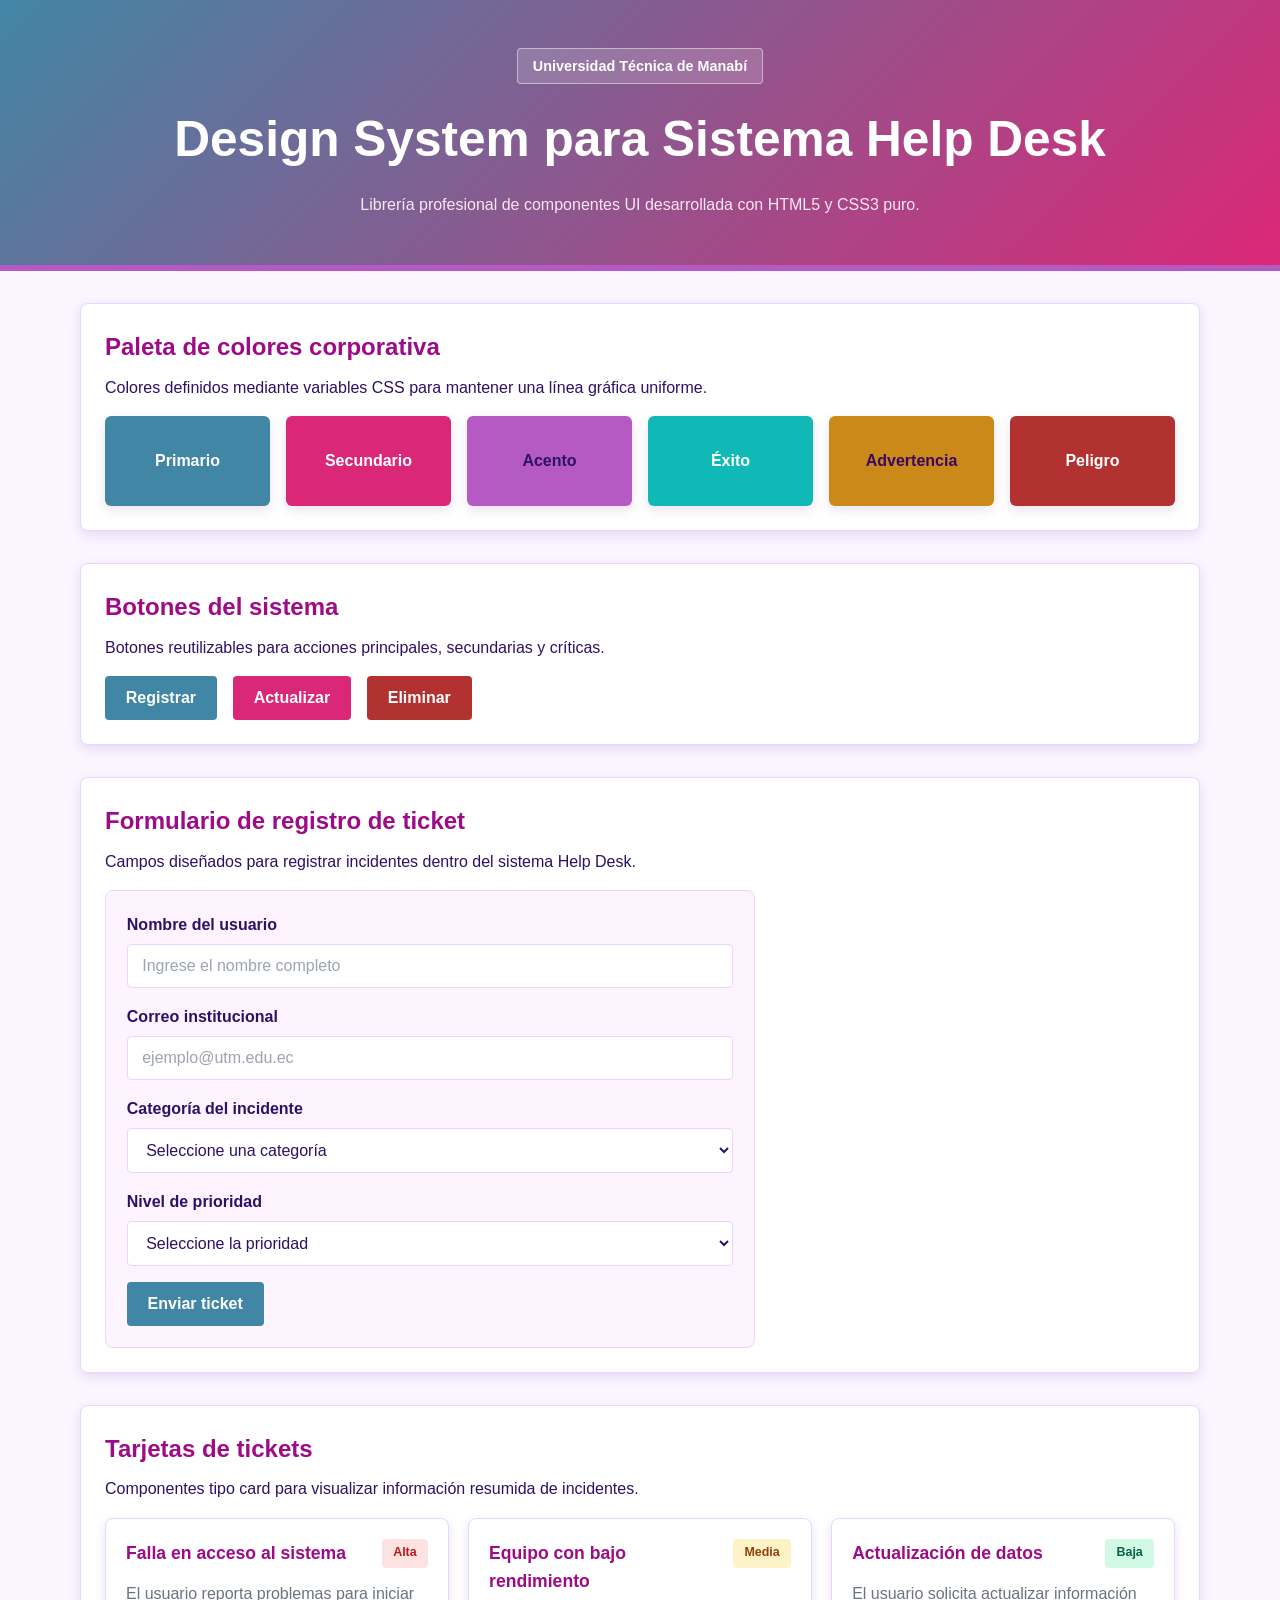
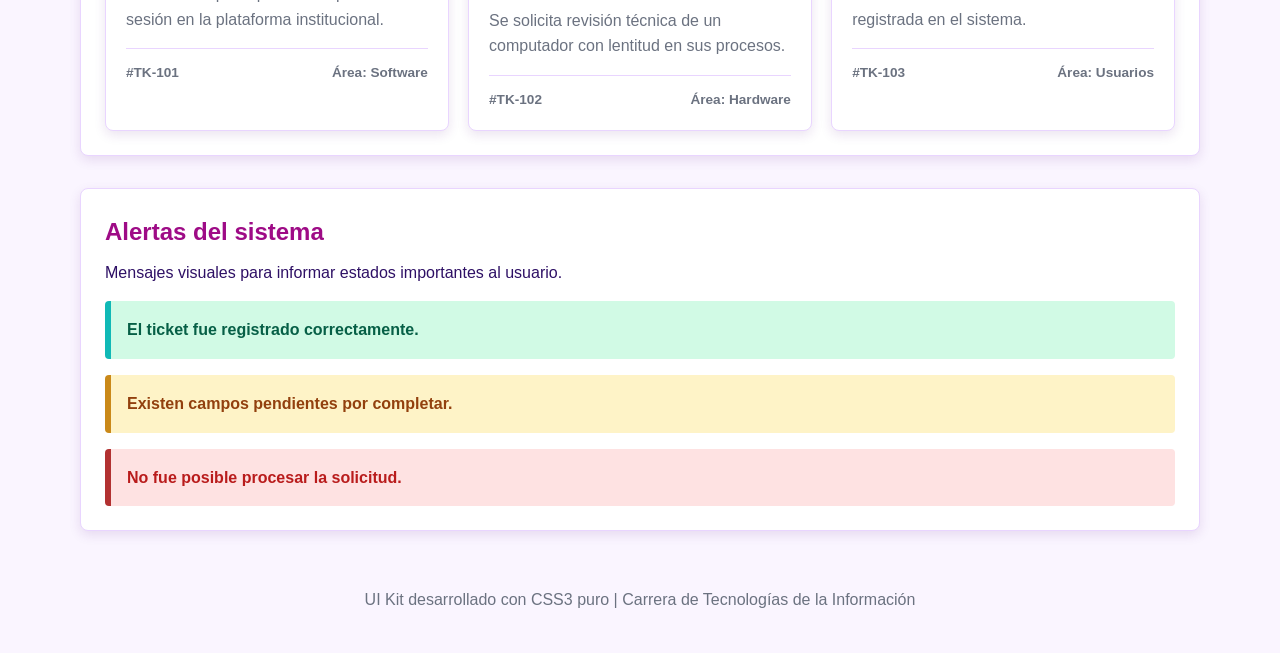
<file: index.html>
<!DOCTYPE html>
<html lang="es">
<head>
  <meta charset="UTF-8">
  <meta name="viewport" content="width=device-width, initial-scale=1.0">
  <title>Design System Help Desk - UI Kit</title>
  <link rel="stylesheet" href="style.css">
</head>
<body>

  <header class="header">
    <div class="container">
      <p class="tag">Universidad Técnica de Manabí</p>
      <h1>Design System para Sistema Help Desk</h1>
      <p class="subtitle">
        Librería profesional de componentes UI desarrollada con HTML5 y CSS3 puro.
      </p>
    </div>
  </header>

  <main class="container">

    <section class="section">
      <h2>Paleta de colores corporativa</h2>
      <p>
        Colores definidos mediante variables CSS para mantener una línea gráfica uniforme.
      </p>

      <div class="palette">
        <div class="color-box color-primary">Primario</div>
        <div class="color-box color-secondary">Secundario</div>
        <div class="color-box color-accent">Acento</div>
        <div class="color-box color-success">Éxito</div>
        <div class="color-box color-warning">Advertencia</div>
        <div class="color-box color-danger">Peligro</div>
      </div>
    </section>

    <section class="section">
      <h2>Botones del sistema</h2>
      <p>
        Botones reutilizables para acciones principales, secundarias y críticas.
      </p>

      <div class="button-group">
        <button class="btn btn-primary">Registrar</button>
        <button class="btn btn-secondary">Actualizar</button>
        <button class="btn btn-danger">Eliminar</button>
      </div>
    </section>

    <section class="section">
      <h2>Formulario de registro de ticket</h2>
      <p>
        Campos diseñados para registrar incidentes dentro del sistema Help Desk.
      </p>

      <form class="form-box">
        <div class="form-group">
          <label for="usuario">Nombre del usuario</label>
          <input 
            type="text" 
            id="usuario" 
            class="input-control" 
            placeholder="Ingrese el nombre completo"
          >
        </div>

        <div class="form-group">
          <label for="email">Correo institucional</label>
          <input 
            type="email" 
            id="email" 
            class="input-control" 
            placeholder="ejemplo@utm.edu.ec"
          >
        </div>

        <div class="form-group">
          <label for="categoria">Categoría del incidente</label>
          <select id="categoria" class="input-control">
            <option value="">Seleccione una categoría</option>
            <option value="software">Software</option>
            <option value="hardware">Hardware</option>
            <option value="redes">Redes</option>
            <option value="usuarios">Usuarios</option>
          </select>
        </div>

        <div class="form-group">
          <label for="prioridad">Nivel de prioridad</label>
          <select id="prioridad" class="input-control">
            <option value="">Seleccione la prioridad</option>
            <option value="alta">Alta</option>
            <option value="media">Media</option>
            <option value="baja">Baja</option>
          </select>
        </div>

        <button type="submit" class="btn btn-primary">Enviar ticket</button>
      </form>
    </section>

    <section class="section">
      <h2>Tarjetas de tickets</h2>
      <p>
        Componentes tipo card para visualizar información resumida de incidentes.
      </p>

      <div class="card-grid">

        <article class="card">
          <div class="card-header">
            <h3>Falla en acceso al sistema</h3>
            <span class="badge badge-high">Alta</span>
          </div>

          <p>
            El usuario reporta problemas para iniciar sesión en la plataforma institucional.
          </p>

          <div class="card-footer">
            <span>#TK-101</span>
            <span>Área: Software</span>
          </div>
        </article>

        <article class="card">
          <div class="card-header">
            <h3>Equipo con bajo rendimiento</h3>
            <span class="badge badge-medium">Media</span>
          </div>

          <p>
            Se solicita revisión técnica de un computador con lentitud en sus procesos.
          </p>

          <div class="card-footer">
            <span>#TK-102</span>
            <span>Área: Hardware</span>
          </div>
        </article>

        <article class="card">
          <div class="card-header">
            <h3>Actualización de datos</h3>
            <span class="badge badge-low">Baja</span>
          </div>

          <p>
            El usuario solicita actualizar información registrada en el sistema.
          </p>

          <div class="card-footer">
            <span>#TK-103</span>
            <span>Área: Usuarios</span>
          </div>
        </article>

      </div>
    </section>

    <section class="section">
      <h2>Alertas del sistema</h2>
      <p>
        Mensajes visuales para informar estados importantes al usuario.
      </p>

      <div class="alert alert-success">
        El ticket fue registrado correctamente.
      </div>

      <div class="alert alert-warning">
        Existen campos pendientes por completar.
      </div>

      <div class="alert alert-danger">
        No fue posible procesar la solicitud.
      </div>
    </section>

  </main>

  <footer class="footer">
    <p>
      UI Kit desarrollado con CSS3 puro | Carrera de Tecnologías de la Información
    </p>
  </footer>

</body>
</html>
</file>
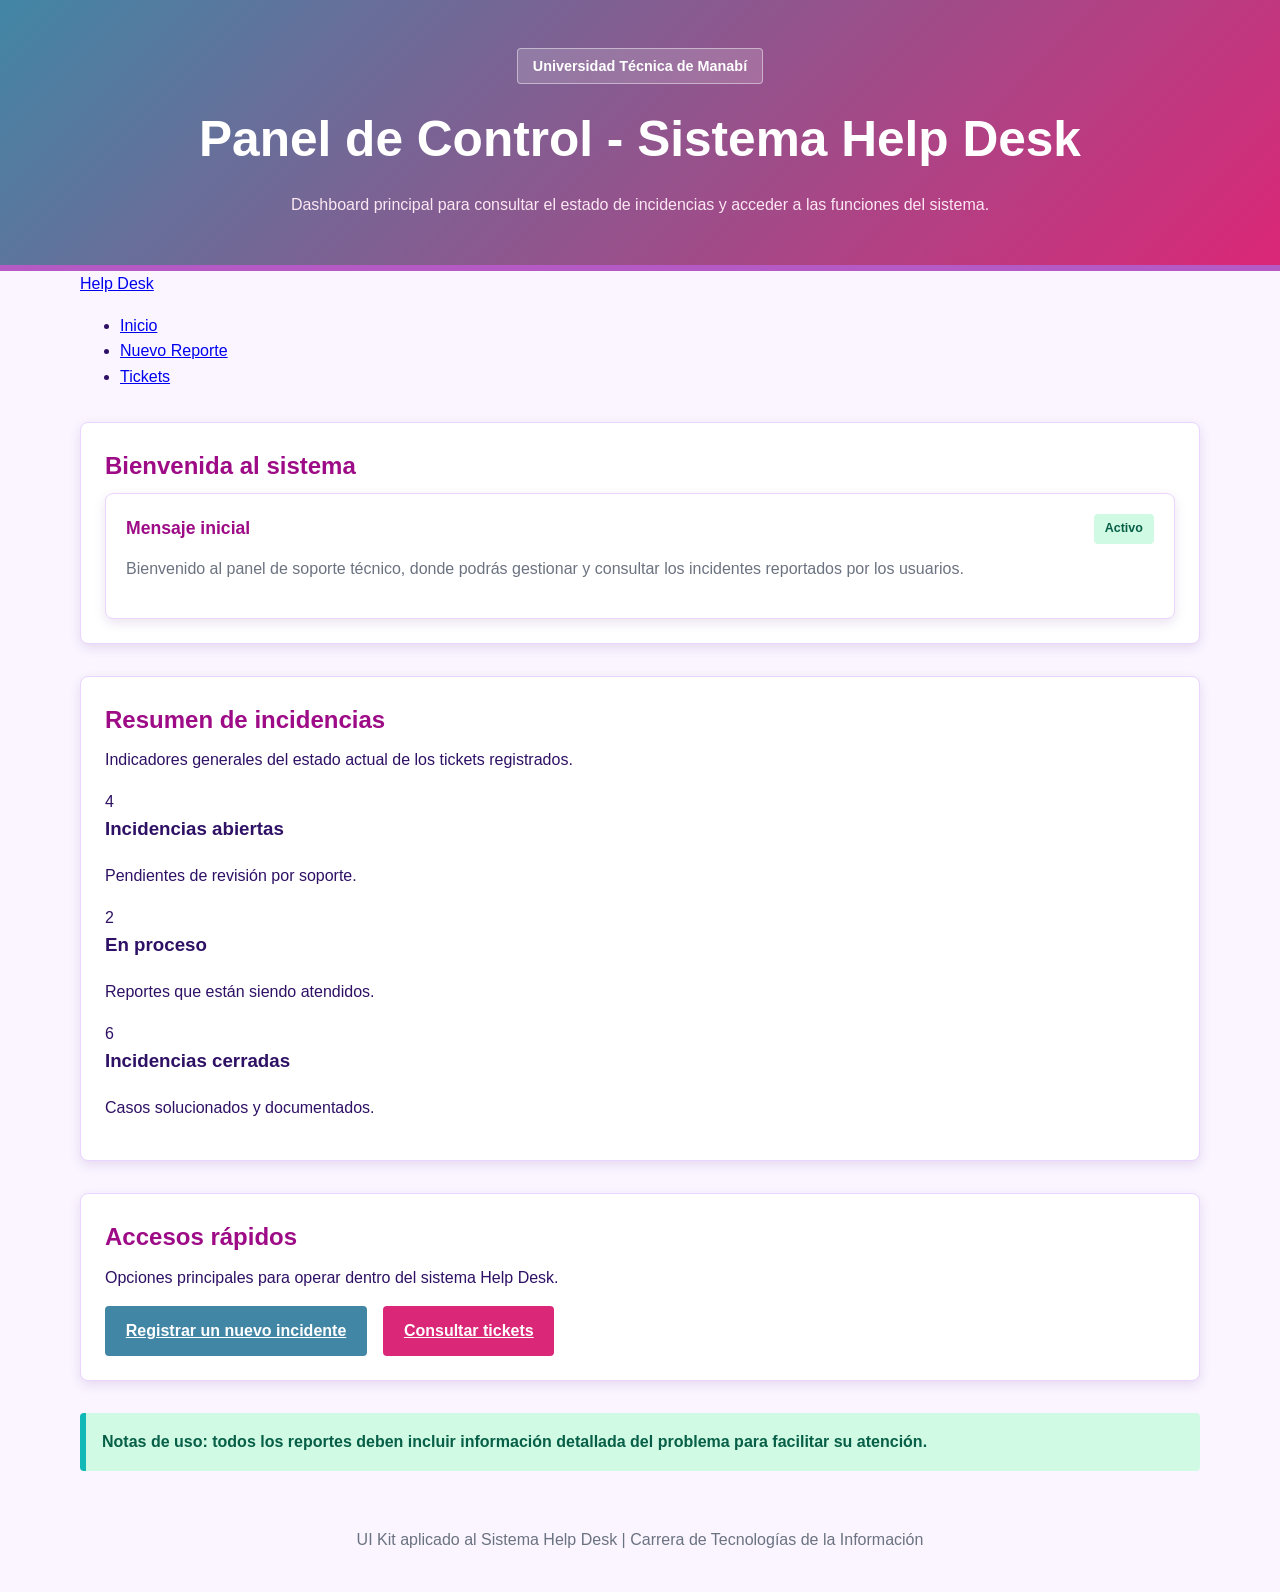
<file: Indice.html>
<!DOCTYPE html>
<html lang="es">
<head>
  <meta charset="UTF-8">
  <meta name="viewport" content="width=device-width, initial-scale=1.0">
  <meta name="title" content="Sistema de Soporte Técnico">
  <meta name="description" content="Panel principal del sistema de gestión de incidencias técnicas">
  <title>Panel Sistema Soporte</title>
  <link rel="stylesheet" href="style.css">
</head>
<body>

<header class="header">
  <div class="container">
    <p class="tag">Universidad Técnica de Manabí</p>
    <h1>Panel de Control - Sistema Help Desk</h1>
    <p class="subtitle">Dashboard principal para consultar el estado de incidencias y acceder a las funciones del sistema.</p>
  </div>
</header>

<nav class="navbar">
  <div class="container nav-content">
    <a class="brand" href="index.html">Help Desk</a>
    <ul class="nav-menu">
      <li><a class="nav-link active" href="index.html">Inicio</a></li>
      <li><a class="nav-link" href="reportar.html">Nuevo Reporte</a></li>
      <li><a class="nav-link" href="tickets.html">Tickets</a></li>
    </ul>
  </div>
</nav>

<div class="container layout">
  <main class="main-content">

    <section class="section">
      <h2>Bienvenida al sistema</h2>
      <article class="card">
        <div class="card-header">
          <h3>Mensaje inicial</h3>
          <span class="badge badge-low">Activo</span>
        </div>
        <p>Bienvenido al panel de soporte técnico, donde podrás gestionar y consultar los incidentes reportados por los usuarios.</p>
      </article>
    </section>

    <section class="section">
      <h2>Resumen de incidencias</h2>
      <p>Indicadores generales del estado actual de los tickets registrados.</p>

      <div class="dashboard-grid">
        <article class="metric-card">
          <span class="metric-number">4</span>
          <h3>Incidencias abiertas</h3>
          <p>Pendientes de revisión por soporte.</p>
        </article>

        <article class="metric-card">
          <span class="metric-number">2</span>
          <h3>En proceso</h3>
          <p>Reportes que están siendo atendidos.</p>
        </article>

        <article class="metric-card">
          <span class="metric-number">6</span>
          <h3>Incidencias cerradas</h3>
          <p>Casos solucionados y documentados.</p>
        </article>
      </div>
    </section>

    <section class="section">
      <h2>Accesos rápidos</h2>
      <p>Opciones principales para operar dentro del sistema Help Desk.</p>

      <div class="button-group">
        <a class="btn btn-primary" href="reportar.html">Registrar un nuevo incidente</a>
        <a class="btn btn-secondary" href="tickets.html">Consultar tickets</a>
      </div>
    </section>

  </main>

  <aside class="sidebar">
    <div class="alert alert-success">
      <strong>Notas de uso:</strong> todos los reportes deben incluir información detallada del problema para facilitar su atención.
    </div>
  </aside>
</div>

<footer class="footer">
  <p>UI Kit aplicado al Sistema Help Desk | Carrera de Tecnologías de la Información</p>
</footer>

</body>
</html>
</file>
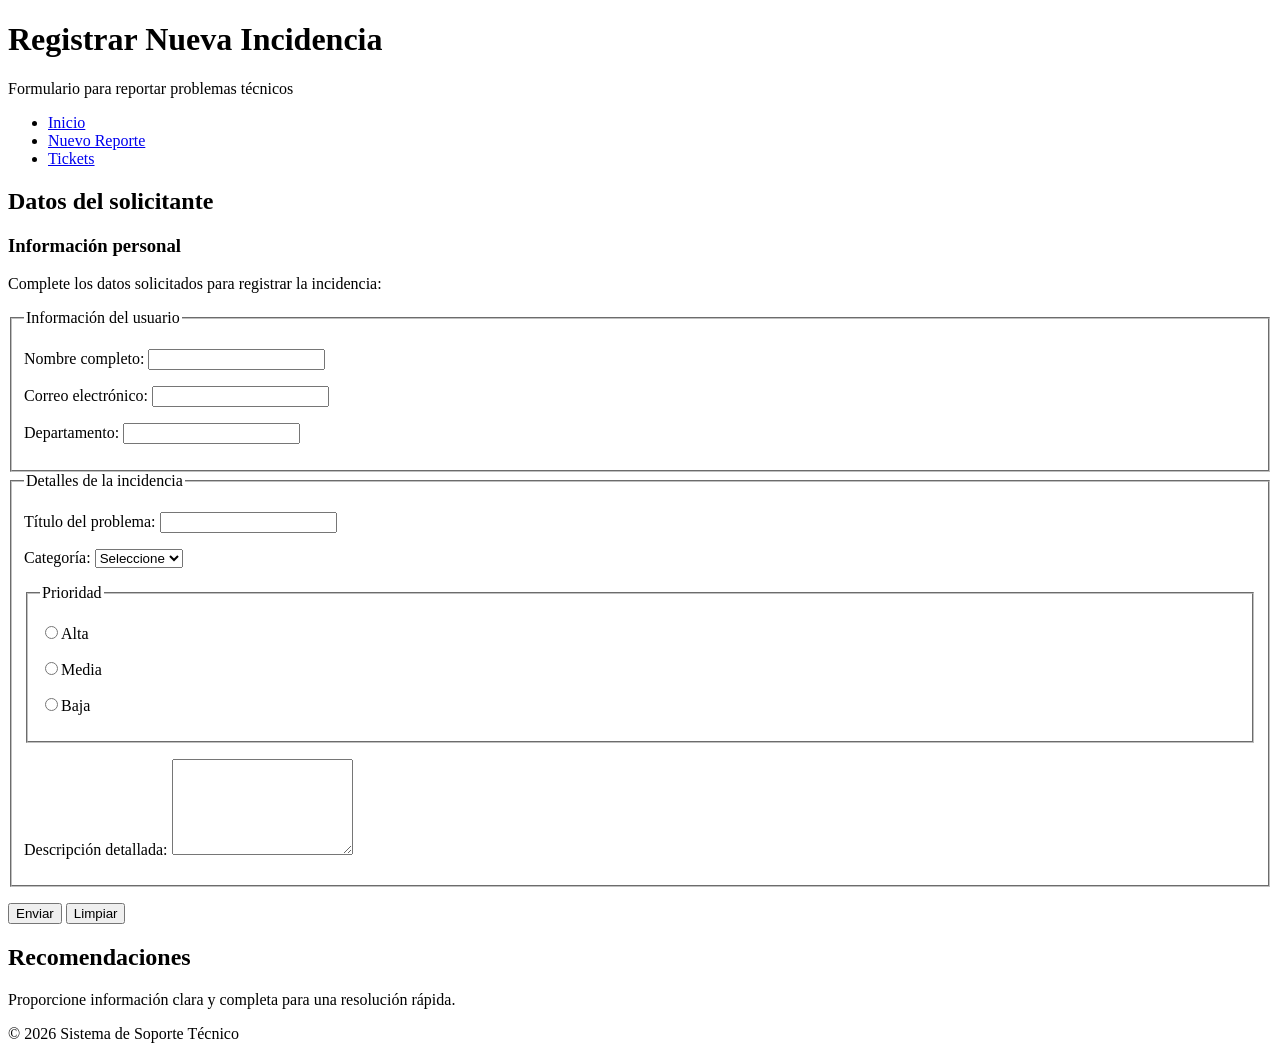
<file: reportar.html>
<!DOCTYPE html>
<html lang="es">
<head>
    <meta charset="UTF-8">
    <meta name="title" content="Nuevo Reporte">
    <meta name="description" content="Formulario para registrar nuevas incidencias en el sistema">
    <title>Registro de Incidencias</title>
</head>
<body>

<header>
    <h1>Registrar Nueva Incidencia</h1>
    <p>Formulario para reportar problemas técnicos</p>
</header>

<nav>
    <ul>
        <li><a href="index.html">Inicio</a></li>
        <li><a href="nuevo-reporte.html">Nuevo Reporte</a></li>
        <li><a href="ver-tickets.html">Tickets</a></li>
    </ul>
</nav>

<main>
    <section>
        <h2>Datos del solicitante</h2>
        <article>
            <h3>Información personal</h3>
            <p>Complete los datos solicitados para registrar la incidencia:</p>
        </article>

        <!-- Formulario correctamente anidado dentro de <section> -->
        <form action="ver-tickets.html" method="get">
            <fieldset>
                <legend>Información del usuario</legend>
                <p>
                    <label for="usuario">Nombre completo:</label>
                    <input type="text" id="usuario" name="usuario" required>
                </p>
                <p>
                    <label for="correo">Correo electrónico:</label>
                    <input type="email" id="correo" name="correo" required>
                </p>
                <p>
                    <label for="departamento">Departamento:</label>
                    <input type="text" id="departamento" name="departamento" required>
                </p>
            </fieldset>

            <fieldset>
                <legend>Detalles de la incidencia</legend>
                <p>
                    <label for="titulo">Título del problema:</label>
                    <input type="text" id="titulo" name="titulo" required>
                </p>
                <p>
                    <label for="categoria">Categoría:</label>
                    <select id="categoria" name="categoria" required>
                        <option value="">Seleccione</option>
                        <option value="hardware">Hardware</option>
                        <option value="software">Software</option>
                        <option value="red">Red</option>
                    </select>
                </p>
                <fieldset>
                    <legend>Prioridad</legend>
                    <p><input type="radio" id="alta" name="prioridad" value="Alta" required><label for="alta">Alta</label></p>
                    <p><input type="radio" id="media" name="prioridad" value="Media"><label for="media">Media</label></p>
                    <p><input type="radio" id="baja" name="prioridad" value="Baja"><label for="baja">Baja</label></p>
                </fieldset>
                <p>
                    <label for="descripcion">Descripción detallada:</label>
                    <textarea id="descripcion" name="descripcion" rows="6" required></textarea>
                </p>
            </fieldset>

            <p>
                <button type="submit">Enviar</button>
                <button type="reset">Limpiar</button>
            </p>
        </form>
    </section>
</main>

<aside>
    <h2>Recomendaciones</h2>
    <p>Proporcione información clara y completa para una resolución rápida.</p>
</aside>

<footer>
    <p>&copy; 2026 Sistema de Soporte Técnico</p>
</footer>

</body>
</html>
</file>
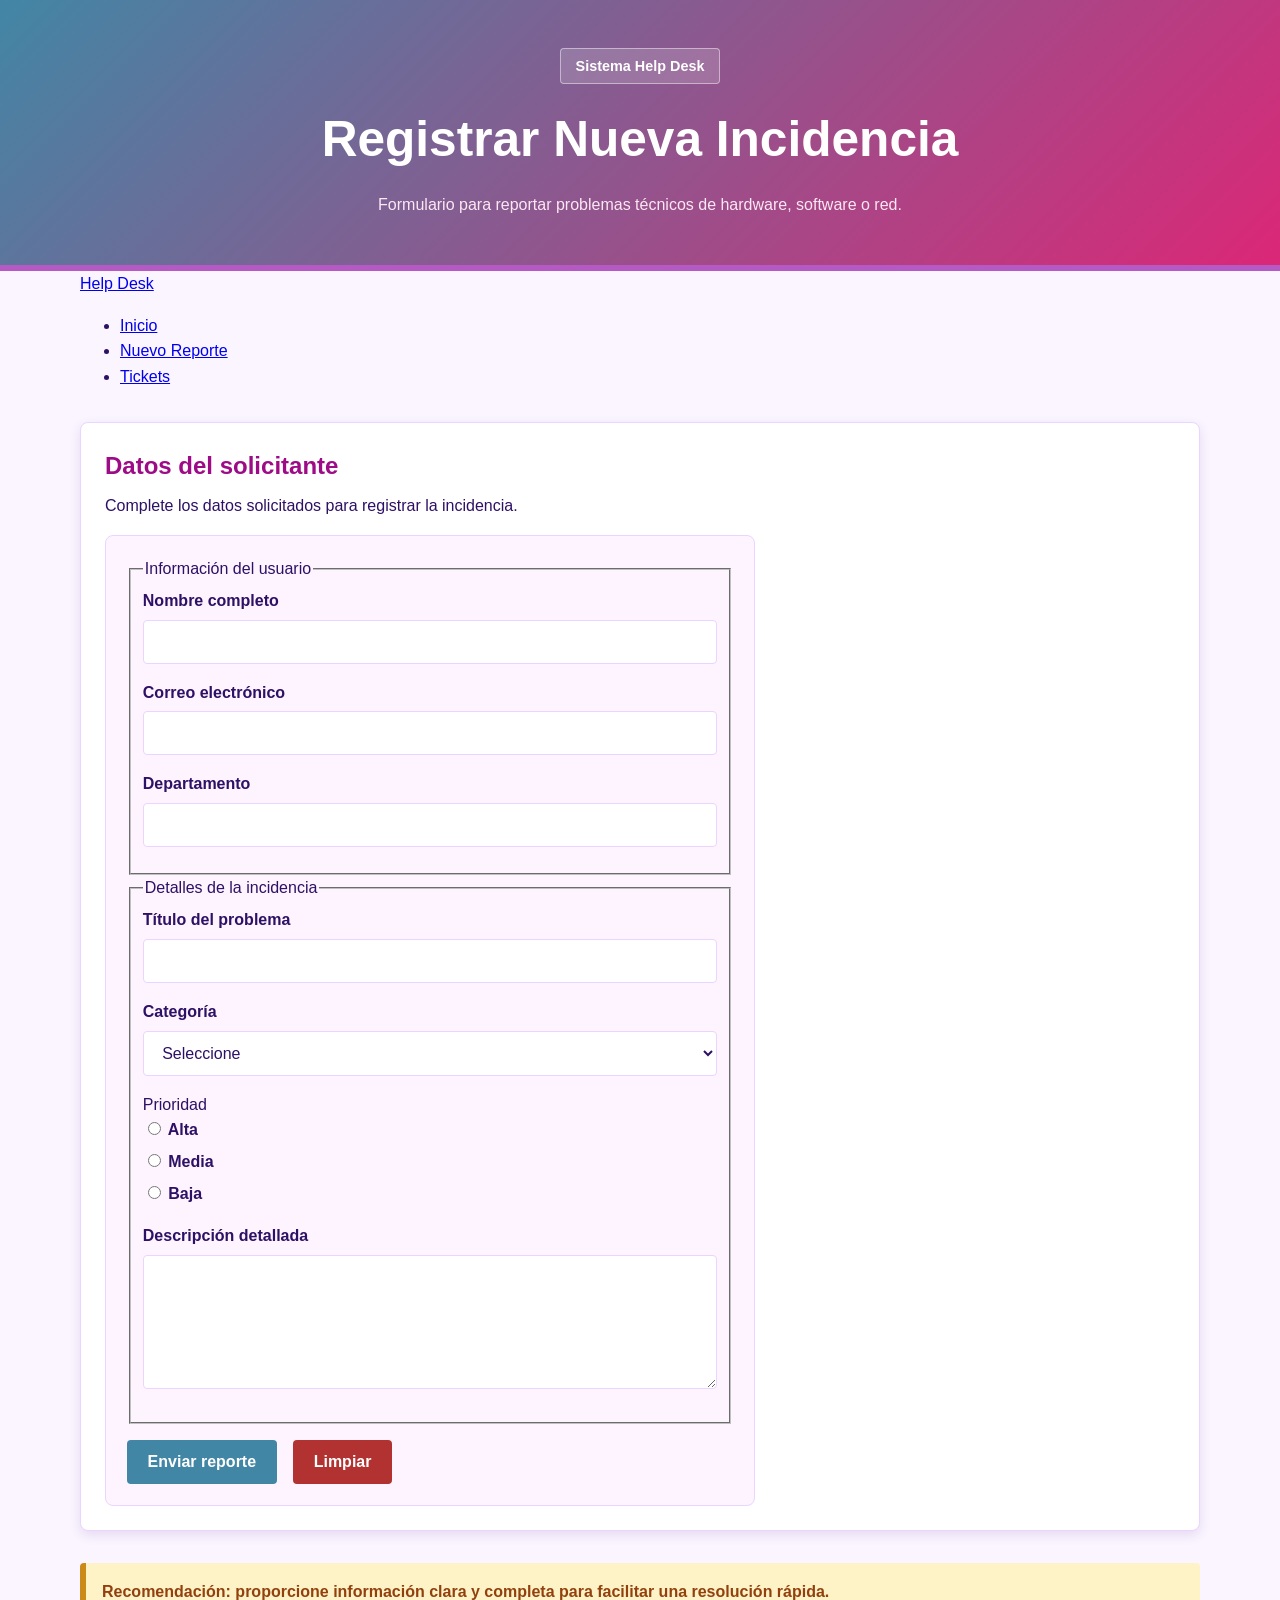
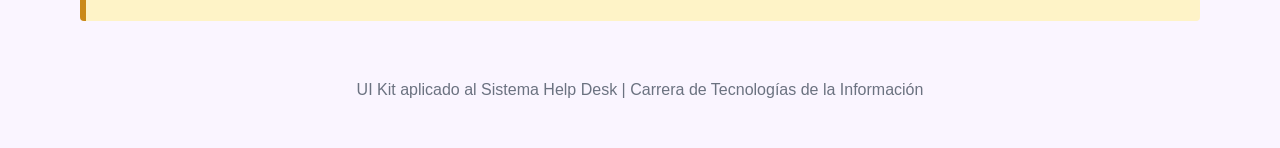
<file: Reportar.html>
<!DOCTYPE html>
<html lang="es">
<head>
  <meta charset="UTF-8">
  <meta name="viewport" content="width=device-width, initial-scale=1.0">
  <meta name="title" content="Nuevo Reporte">
  <meta name="description" content="Formulario para registrar nuevas incidencias en el sistema">
  <title>Registro de Incidencias</title>
  <link rel="stylesheet" href="style.css">
</head>
<body>

<header class="header header-small">
  <div class="container">
    <p class="tag">Sistema Help Desk</p>
    <h1>Registrar Nueva Incidencia</h1>
    <p class="subtitle">Formulario para reportar problemas técnicos de hardware, software o red.</p>
  </div>
</header>

<nav class="navbar">
  <div class="container nav-content">
    <a class="brand" href="index.html">Help Desk</a>
    <ul class="nav-menu">
      <li><a class="nav-link" href="index.html">Inicio</a></li>
      <li><a class="nav-link active" href="reportar.html">Nuevo Reporte</a></li>
      <li><a class="nav-link" href="tickets.html">Tickets</a></li>
    </ul>
  </div>
</nav>

<div class="container layout">
  <main class="main-content">

    <section class="section">
      <h2>Datos del solicitante</h2>
      <p>Complete los datos solicitados para registrar la incidencia.</p>

      <form class="form-box" action="tickets.html" method="get">
        <fieldset class="fieldset-box">
          <legend>Información del usuario</legend>

          <div class="form-grid">
            <div class="form-group">
              <label for="usuario">Nombre completo</label>
              <input class="input-control" type="text" id="usuario" name="usuario" required>
            </div>

            <div class="form-group">
              <label for="correo">Correo electrónico</label>
              <input class="input-control" type="email" id="correo" name="correo" required>
            </div>

            <div class="form-group form-full">
              <label for="departamento">Departamento</label>
              <input class="input-control" type="text" id="departamento" name="departamento" required>
            </div>
          </div>
        </fieldset>

        <fieldset class="fieldset-box">
          <legend>Detalles de la incidencia</legend>

          <div class="form-grid">
            <div class="form-group">
              <label for="titulo">Título del problema</label>
              <input class="input-control" type="text" id="titulo" name="titulo" required>
            </div>

            <div class="form-group">
              <label for="categoria">Categoría</label>
              <select class="input-control" id="categoria" name="categoria" required>
                <option value="">Seleccione</option>
                <option value="hardware">Hardware</option>
                <option value="software">Software</option>
                <option value="red">Red</option>
              </select>
            </div>

            <div class="form-group form-full">
              <span class="label-title">Prioridad</span>

              <div class="radio-group">
                <label class="radio-option">
                  <input type="radio" name="prioridad" value="Alta" required>
                  Alta
                </label>

                <label class="radio-option">
                  <input type="radio" name="prioridad" value="Media">
                  Media
                </label>

                <label class="radio-option">
                  <input type="radio" name="prioridad" value="Baja">
                  Baja
                </label>
              </div>
            </div>

            <div class="form-group form-full">
              <label for="descripcion">Descripción detallada</label>
              <textarea class="input-control textarea-control" id="descripcion" name="descripcion" rows="6" required></textarea>
            </div>
          </div>
        </fieldset>

        <div class="button-group form-actions">
          <button class="btn btn-primary" type="submit">Enviar reporte</button>
          <button class="btn btn-danger" type="reset">Limpiar</button>
        </div>
      </form>
    </section>

  </main>

  <aside class="sidebar">
    <div class="alert alert-warning">
      <strong>Recomendación:</strong> proporcione información clara y completa para facilitar una resolución rápida.
    </div>
  </aside>
</div>

<footer class="footer">
  <p>UI Kit aplicado al Sistema Help Desk | Carrera de Tecnologías de la Información</p>
</footer>

</body>
</html>
</file>
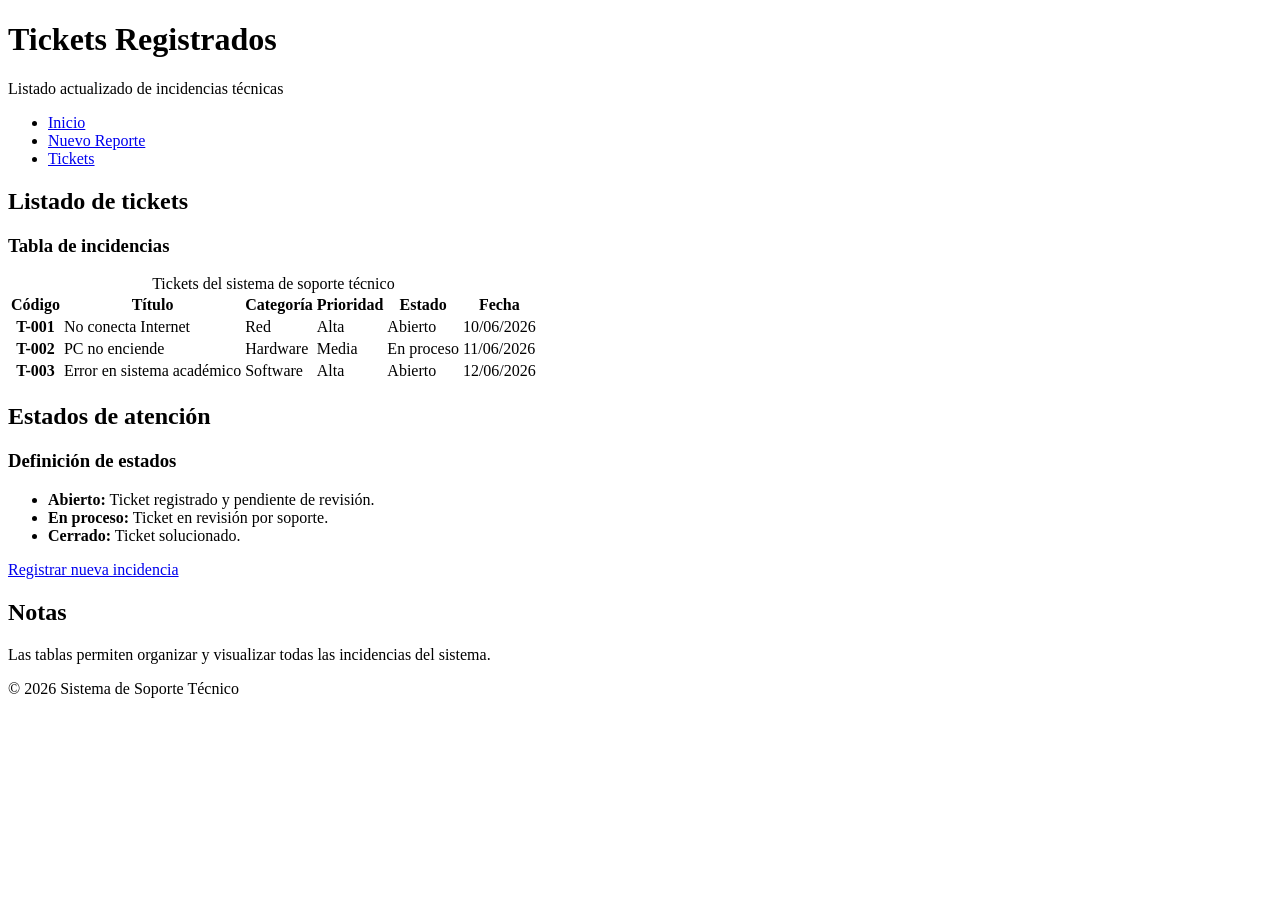
<file: tickets.html>
<!DOCTYPE html>
<html lang="es">
<head>
    <meta charset="UTF-8">
    <meta name="title" content="Consulta de Tickets">
    <meta name="description" content="Visualización de tickets registrados en el sistema">
    <title>Ver Tickets</title>
</head>
<body>

<header>
    <h1>Tickets Registrados</h1>
    <p>Listado actualizado de incidencias técnicas</p>
</header>

<nav>
    <ul>
        <li><a href="index.html">Inicio</a></li>
        <li><a href="nuevo-reporte.html">Nuevo Reporte</a></li>
        <li><a href="ver-tickets.html">Tickets</a></li>
    </ul>
</nav>

<main>
    <section>
        <h2>Listado de tickets</h2>
        <article>
            <h3>Tabla de incidencias</h3>
            <table>
                <caption>Tickets del sistema de soporte técnico</caption>
                <thead>
                    <tr>
                        <th scope="col">Código</th>
                        <th scope="col">Título</th>
                        <th scope="col">Categoría</th>
                        <th scope="col">Prioridad</th>
                        <th scope="col">Estado</th>
                        <th scope="col">Fecha</th>
                    </tr>
                </thead>
                <tbody>
                    <tr>
                        <th scope="row">T-001</th>
                        <td>No conecta Internet</td>
                        <td>Red</td>
                        <td>Alta</td>
                        <td>Abierto</td>
                        <td>10/06/2026</td>
                    </tr>
                    <tr>
                        <th scope="row">T-002</th>
                        <td>PC no enciende</td>
                        <td>Hardware</td>
                        <td>Media</td>
                        <td>En proceso</td>
                        <td>11/06/2026</td>
                    </tr>
                    <tr>
                        <th scope="row">T-003</th>
                        <td>Error en sistema académico</td>
                        <td>Software</td>
                        <td>Alta</td>
                        <td>Abierto</td>
                        <td>12/06/2026</td>
                    </tr>
                </tbody>
            </table>
        </article>
    </section>

    <section>
        <h2>Estados de atención</h2>
        <article>
            <h3>Definición de estados</h3>
            <ul>
                <li><strong>Abierto:</strong> Ticket registrado y pendiente de revisión.</li>
                <li><strong>En proceso:</strong> Ticket en revisión por soporte.</li>
                <li><strong>Cerrado:</strong> Ticket solucionado.</li>
            </ul>
            <p><a href="nuevo-reporte.html">Registrar nueva incidencia</a></p>
        </article>
    </section>
</main>

<aside>
    <h2>Notas</h2>
    <p>Las tablas permiten organizar y visualizar todas las incidencias del sistema.</p>
</aside>

<footer>
    <p>&copy; 2026 Sistema de Soporte Técnico</p>
</footer>

</body>
</html>
</file>
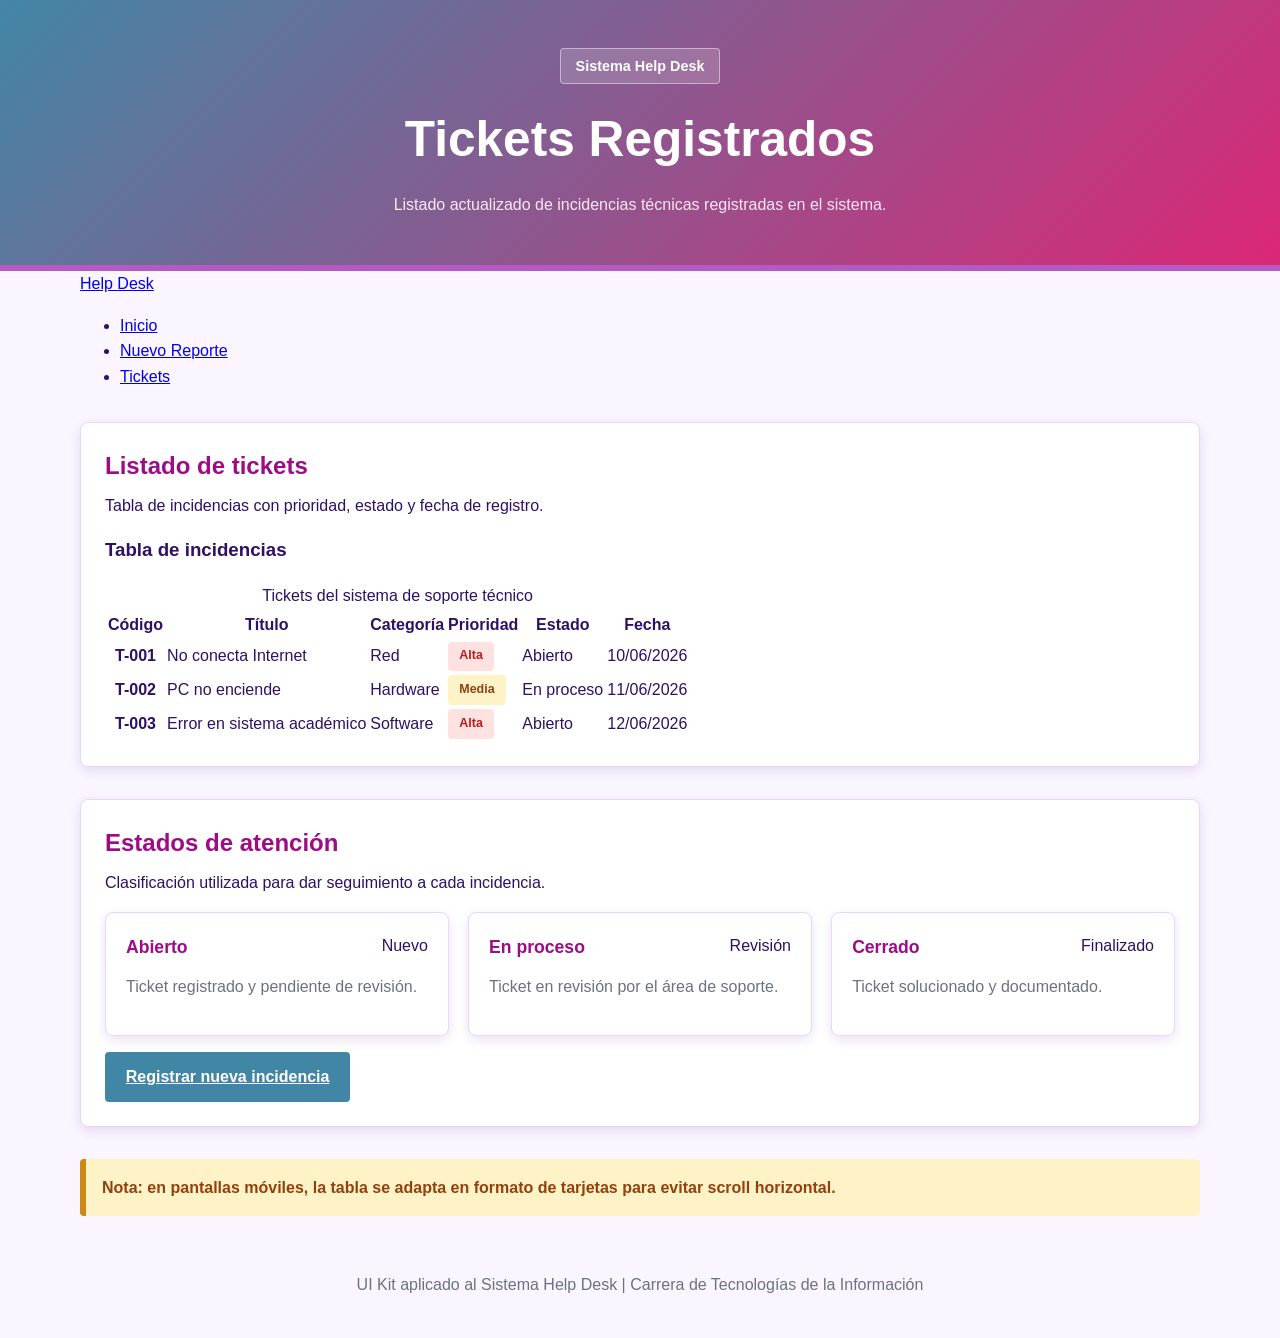
<file: Tickets.html>
<!DOCTYPE html>
<html lang="es">
<head>
  <meta charset="UTF-8">
  <meta name="viewport" content="width=device-width, initial-scale=1.0">
  <meta name="title" content="Consulta de Tickets">
  <meta name="description" content="Visualización de tickets registrados en el sistema">
  <title>Ver Tickets</title>
  <link rel="stylesheet" href="style.css">
</head>
<body>

<header class="header header-small">
  <div class="container">
    <p class="tag">Sistema Help Desk</p>
    <h1>Tickets Registrados</h1>
    <p class="subtitle">Listado actualizado de incidencias técnicas registradas en el sistema.</p>
  </div>
</header>

<nav class="navbar">
  <div class="container nav-content">
    <a class="brand" href="index.html">Help Desk</a>
    <ul class="nav-menu">
      <li><a class="nav-link" href="index.html">Inicio</a></li>
      <li><a class="nav-link" href="reportar.html">Nuevo Reporte</a></li>
      <li><a class="nav-link active" href="tickets.html">Tickets</a></li>
    </ul>
  </div>
</nav>

<div class="container layout">
  <main class="main-content">

    <section class="section">
      <h2>Listado de tickets</h2>
      <p>Tabla de incidencias con prioridad, estado y fecha de registro.</p>

      <article class="table-card">
        <h3>Tabla de incidencias</h3>

        <div class="table-responsive">
          <table class="ticket-table">
            <caption>Tickets del sistema de soporte técnico</caption>

            <thead>
              <tr>
                <th scope="col">Código</th>
                <th scope="col">Título</th>
                <th scope="col">Categoría</th>
                <th scope="col">Prioridad</th>
                <th scope="col">Estado</th>
                <th scope="col">Fecha</th>
              </tr>
            </thead>

            <tbody>
              <tr>
                <th scope="row" data-label="Código">T-001</th>
                <td data-label="Título">No conecta Internet</td>
                <td data-label="Categoría">Red</td>
                <td data-label="Prioridad"><span class="badge badge-high">Alta</span></td>
                <td data-label="Estado"><span class="status status-open">Abierto</span></td>
                <td data-label="Fecha">10/06/2026</td>
              </tr>

              <tr>
                <th scope="row" data-label="Código">T-002</th>
                <td data-label="Título">PC no enciende</td>
                <td data-label="Categoría">Hardware</td>
                <td data-label="Prioridad"><span class="badge badge-medium">Media</span></td>
                <td data-label="Estado"><span class="status status-process">En proceso</span></td>
                <td data-label="Fecha">11/06/2026</td>
              </tr>

              <tr>
                <th scope="row" data-label="Código">T-003</th>
                <td data-label="Título">Error en sistema académico</td>
                <td data-label="Categoría">Software</td>
                <td data-label="Prioridad"><span class="badge badge-high">Alta</span></td>
                <td data-label="Estado"><span class="status status-open">Abierto</span></td>
                <td data-label="Fecha">12/06/2026</td>
              </tr>
            </tbody>
          </table>
        </div>
      </article>
    </section>

    <section class="section">
      <h2>Estados de atención</h2>
      <p>Clasificación utilizada para dar seguimiento a cada incidencia.</p>

      <div class="card-grid">
        <article class="card">
          <div class="card-header">
            <h3>Abierto</h3>
            <span class="status status-open">Nuevo</span>
          </div>
          <p>Ticket registrado y pendiente de revisión.</p>
        </article>

        <article class="card">
          <div class="card-header">
            <h3>En proceso</h3>
            <span class="status status-process">Revisión</span>
          </div>
          <p>Ticket en revisión por el área de soporte.</p>
        </article>

        <article class="card">
          <div class="card-header">
            <h3>Cerrado</h3>
            <span class="status status-closed">Finalizado</span>
          </div>
          <p>Ticket solucionado y documentado.</p>
        </article>
      </div>

      <div class="button-group">
        <a class="btn btn-primary" href="reportar.html">Registrar nueva incidencia</a>
      </div>
    </section>

  </main>

  <aside class="sidebar">
    <div class="alert alert-warning">
      <strong>Nota:</strong> en pantallas móviles, la tabla se adapta en formato de tarjetas para evitar scroll horizontal.
    </div>
  </aside>
</div>

<footer class="footer">
  <p>UI Kit aplicado al Sistema Help Desk | Carrera de Tecnologías de la Información</p>
</footer>

</body>
</html>
</file>
<file: style.css>
/*
  Design System Help Desk
  Carrera de Tecnologías de la Información
  Desarrollo con HTML5 y CSS3 puro
*/

/* Variables CSS */
:root {
  --color-primary: #4286a5;
  --color-primary-dark: #9e0b86;

  --color-secondary: #db2777;
  --color-secondary-dark: #be185d;

  --color-accent: #b55ac5;

  --color-success: #10b9b6;
  --color-success-bg: #d1fae5;

  --color-warning: #ca8919;
  --color-warning-bg: #fef3c7;

  --color-danger: #b23131;
  --color-danger-dark: #b91c1c;
  --color-danger-bg: #fee2e2;

  --color-background: #faf5ff;
  --color-surface: #ffffff;
  --color-text: #2e1065;
  --color-muted: #6b7280;
  --color-border: #e9d5ff;

  --font-main: "Segoe UI", Arial, sans-serif;

  --radius-small: 4px;
  --radius-medium: 6px;
  --radius-large: 8px;

  --shadow-soft: 0 4px 12px rgba(88, 28, 135, 0.12);
  --shadow-strong: 0 8px 24px rgba(88, 28, 135, 0.18);

  --transition: all 0.25s ease;
}

/* Modelo de caja */
*,
*::before,
*::after {
  box-sizing: border-box;
}

/* Estilos generales */
body {
  margin: 0;
  font-family: var(--font-main);
  background-color: var(--color-background);
  color: var(--color-text);
  line-height: 1.6;
}

h1,
h2,
h3,
p {
  margin-top: 0;
}

.container {
  width: min(1120px, 92%);
  margin: 0 auto;
}

/* Header */
.header {
  padding: 3rem 0;
  background: linear-gradient(135deg, var(--color-primary), var(--color-secondary));
  color: #ffffff;
  text-align: center;
  border-bottom: 6px solid var(--color-accent);
}

.tag {
  display: inline-block;
  padding: 0.35rem 0.9rem;
  margin-bottom: 1rem;
  border: 1px solid rgba(255, 255, 255, 0.45);
  background-color: rgba(255, 255, 255, 0.16);
  font-size: 0.9rem;
  font-weight: 700;
  border-radius: var(--radius-small);
}

.header h1 {
  font-size: clamp(2rem, 5vw, 3.1rem);
  margin-bottom: 0.75rem;
}

.subtitle {
  max-width: 720px;
  margin: 0 auto;
  color: #fce7f3;
}

/* Secciones */
.section {
  margin: 2rem 0;
  padding: 1.5rem;
  background-color: var(--color-surface);
  border: 1px solid var(--color-border);
  border-radius: var(--radius-large);
  box-shadow: var(--shadow-soft);
}

.section h2 {
  margin-bottom: 0.5rem;
  color: var(--color-primary-dark);
}

/* Paleta de colores */
.palette {
  display: grid;
  grid-template-columns: repeat(auto-fit, minmax(155px, 1fr));
  gap: 1rem;
  margin-top: 1rem;
}

.color-box {
  min-height: 90px;
  padding: 1rem;
  display: grid;
  place-items: center;
  color: #ffffff;
  font-weight: 700;
  text-align: center;
  border-radius: var(--radius-medium);
  box-shadow: var(--shadow-soft);
}

.color-primary {
  background-color: var(--color-primary);
}

.color-secondary {
  background-color: var(--color-secondary);
}

.color-accent {
  background-color: var(--color-accent);
  color: var(--color-text);
}

.color-success {
  background-color: var(--color-success);
}

.color-warning {
  background-color: var(--color-warning);
  color: #3b0764;
}

.color-danger {
  background-color: var(--color-danger);
}

/* Botones */
.button-group {
  display: flex;
  flex-wrap: wrap;
  gap: 1rem;
  margin-top: 1rem;
}

.btn {
  min-height: 44px;
  padding: 0.75rem 1.3rem;
  border: none;
  border-radius: var(--radius-small);
  font-size: 1rem;
  font-weight: 700;
  cursor: pointer;
  transition: var(--transition);
}

.btn-primary {
  background-color: var(--color-primary);
  color: #ffffff;
}

.btn-primary:hover {
  background-color: var(--color-primary-dark);
  transform: translateY(-2px);
}

.btn-secondary {
  background-color: var(--color-secondary);
  color: #ffffff;
}

.btn-secondary:hover {
  background-color: var(--color-secondary-dark);
  transform: translateY(-2px);
}

.btn-danger {
  background-color: var(--color-danger);
  color: #ffffff;
}

.btn-danger:hover {
  background-color: var(--color-danger-dark);
  transform: translateY(-2px);
}

.btn:focus,
.btn:focus-visible {
  outline: 3px solid rgba(217, 70, 239, 0.35);
  outline-offset: 3px;
}

.btn:active {
  transform: scale(0.97);
}

/* Formularios */
.form-box {
  max-width: 650px;
  margin-top: 1rem;
  padding: 1.3rem;
  background-color: #fdf4ff;
  border: 1px solid var(--color-border);
  border-radius: var(--radius-large);
}

.form-group {
  margin-bottom: 1rem;
}

.form-group label {
  display: block;
  margin-bottom: 0.4rem;
  font-weight: 700;
  color: var(--color-text);
}

.input-control {
  width: 100%;
  min-height: 44px;
  padding: 0.75rem 0.9rem;
  border: 1px solid var(--color-border);
  border-radius: var(--radius-small);
  background-color: #ffffff;
  color: var(--color-text);
  font-size: 1rem;
  transition: var(--transition);
}

.input-control::placeholder {
  color: #9ca3af;
}

.input-control:hover {
  border-color: var(--color-secondary);
}

.input-control:focus {
  outline: none;
  border-color: var(--color-primary);
  box-shadow: 0 0 0 4px rgba(168, 85, 247, 0.18);
}

/* Cards */
.card-grid {
  display: grid;
  grid-template-columns: repeat(auto-fit, minmax(265px, 1fr));
  gap: 1.2rem;
  margin-top: 1rem;
}

.card {
  padding: 1.25rem;
  background-color: var(--color-surface);
  border: 1px solid var(--color-border);
  border-radius: var(--radius-large);
  box-shadow: var(--shadow-soft);
  transition: var(--transition);
}

.card:hover {
  transform: translateY(-4px);
  box-shadow: var(--shadow-strong);
}

.card-header {
  display: flex;
  justify-content: space-between;
  align-items: flex-start;
  gap: 1rem;
  margin-bottom: 0.8rem;
}

.card-header h3 {
  margin-bottom: 0;
  font-size: 1.1rem;
  color: var(--color-primary-dark);
}

.card p {
  color: var(--color-muted);
}

.card-footer {
  display: flex;
  justify-content: space-between;
  gap: 0.8rem;
  padding-top: 0.8rem;
  margin-top: 1rem;
  border-top: 1px solid var(--color-border);
  font-size: 0.85rem;
  font-weight: 600;
  color: var(--color-muted);
}

/* Badges */
.badge {
  display: inline-block;
  padding: 0.3rem 0.7rem;
  border-radius: var(--radius-small);
  font-size: 0.78rem;
  font-weight: 700;
  white-space: nowrap;
}

.badge-high {
  background-color: var(--color-danger-bg);
  color: var(--color-danger-dark);
}

.badge-medium {
  background-color: var(--color-warning-bg);
  color: #92400e;
}

.badge-low {
  background-color: var(--color-success-bg);
  color: #065f46;
}

/* Alertas */
.alert {
  margin-top: 1rem;
  padding: 1rem;
  border-radius: var(--radius-small);
  border-left: 6px solid;
  font-weight: 700;
}

.alert-success {
  background-color: var(--color-success-bg);
  color: #065f46;
  border-color: var(--color-success);
}

.alert-warning {
  background-color: var(--color-warning-bg);
  color: #92400e;
  border-color: var(--color-warning);
}

.alert-danger {
  background-color: var(--color-danger-bg);
  color: var(--color-danger-dark);
  border-color: var(--color-danger);
}

/* Footer */
.footer {
  margin-top: 2rem;
  padding: 1.5rem;
  text-align: center;
  color: var(--color-muted);
}

/* Responsive */
@media (max-width: 600px) {
  .section {
    padding: 1rem;
  }

  .button-group {
    flex-direction: column;
  }

  .btn {
    width: 100%;
  }

  .card-header,
  .card-footer {
    flex-direction: column;
  }
}
</file>
